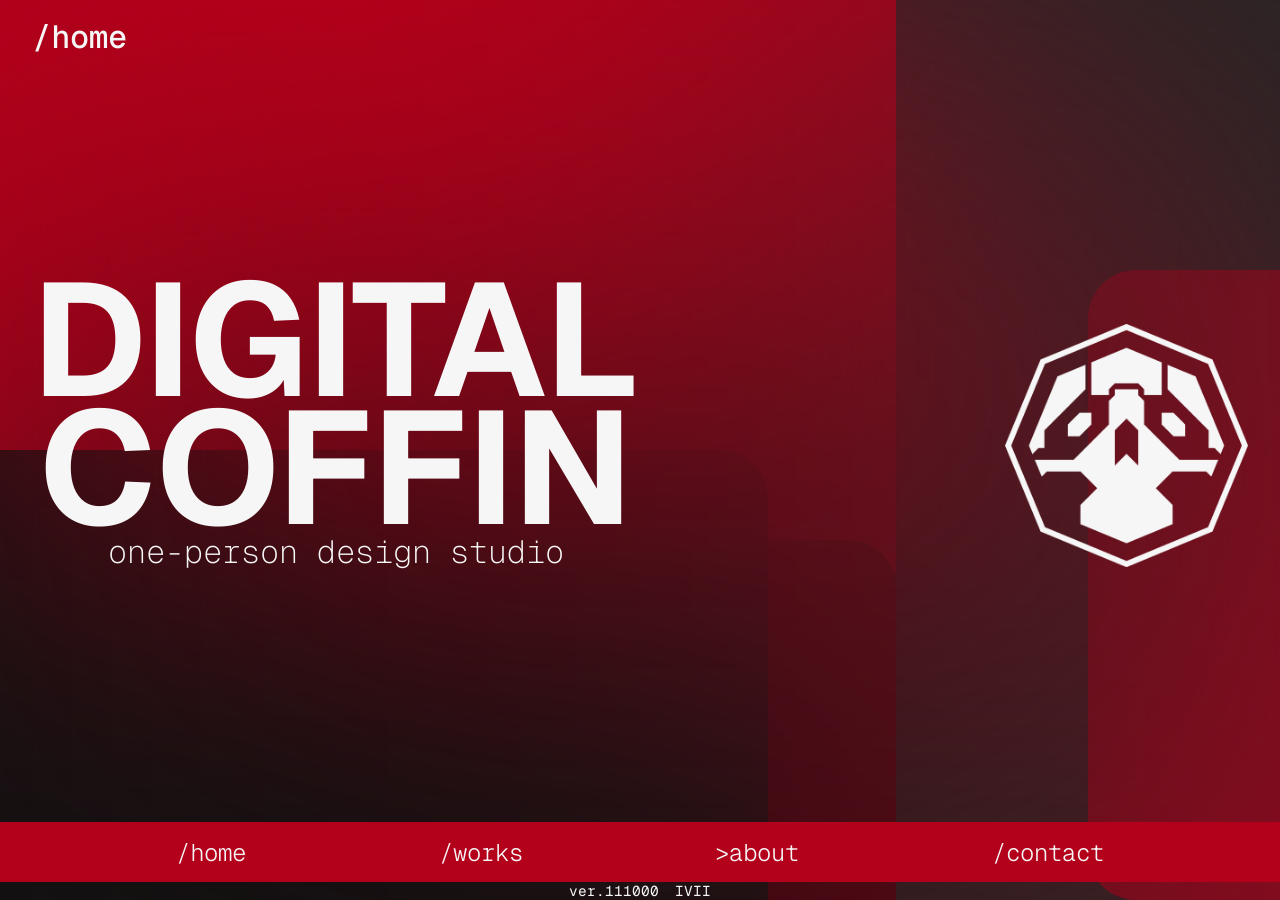
<file: index.html>
<!DOCTYPE html>
<html lang="ja">
    <head>
        <meta charset="utf-8">
        <meta name="viewport" content="width=device-width, initial-scale=1">
        <meta name="keywords" content="graphic, character, music, webdesign, グラフィック, キャラクター, ミュージック, ウェブデザイン">
        <meta name="author" content="DIGITALCOFFIN">
        <meta name="description" content="Portfolio of one-person studio DIGITALCOFFIN">
        <title>digitalc0ffin</title>
                    <script>
                 try {
                if (!sessionStorage.getItem("introPlayed")) {
                    document.documentElement.classList.add("intro");
                    sessionStorage.setItem("introPlayed", "1");
                }
            }  catch (e) {}
            </script>
        <link rel="stylesheet" href="../css/indexstyle.css">
        <link rel="preconnect" href="https://fonts.googleapis.com">
        <link rel="preconnect" href="https://fonts.gstatic.com" crossorigin>
        <link href="https://fonts.googleapis.com/css2?family=Geist+Mono:wght@100..900&family=Geist:wght@100..900&display=swap" rel="stylesheet">
        <link rel="preconnect" href="https://fonts.googleapis.com">
        <link rel="preconnect" href="https://fonts.gstatic.com" crossorigin>
        <link href="https://fonts.googleapis.com/css2?family=Geist+Mono:ital,wght@0,100..900;1,100..900&family=Geist:ital,wght@0,100..900;1,100..900&display=swap" rel="stylesheet">
    </head>
    <body id="mainbody">
        <!-- Background only -->
        <div class="bodycontainer" aria-hidden="true">
            <div></div>
            <div></div>
            <div></div>
            <div></div>
            <div></div>
        </div>

        <header>
            <div class="headerword">
                <p>/home</p>
            </div>
        </header>

        <main>
            <div class="bodymain">
                <div class="title">
                    <h1>DIGITAL<br>COFFIN</h1>
                    <h2 id="subtitle">one-person design studio</h2>
                </div>
                <div class="logo">
                    <img src="../media/digitalogo.png" alt="DIGITALCOFFIN Vector Logo">
                </div>
            </div>
        </main>
        <footer>
            <nav class="navbar">
                <a href="index.html">/home</a>
                <a href="html/works.html">/works</a>
                <div class="dropdown">
                    <button class="dropbtn" type="button">&gt;about</button>
                    <div class="dropcontent">
                        <a href="html/operator.html">/operator</a>
                        <a href="html/logs.html">/logs</a>
                    </div>
                </div>
                <a href="html/contact.html">/contact</a>
            </nav>
            <div class="extrainfo">
                <p><a href="https://www.youtube.com/watch?v=-3RCme2zZRY" target="_blank" rel="noopener">ver.111000</a></p>
                <p>IVII</p>
            </div>
        </footer>
    </body>
</html>
</file>
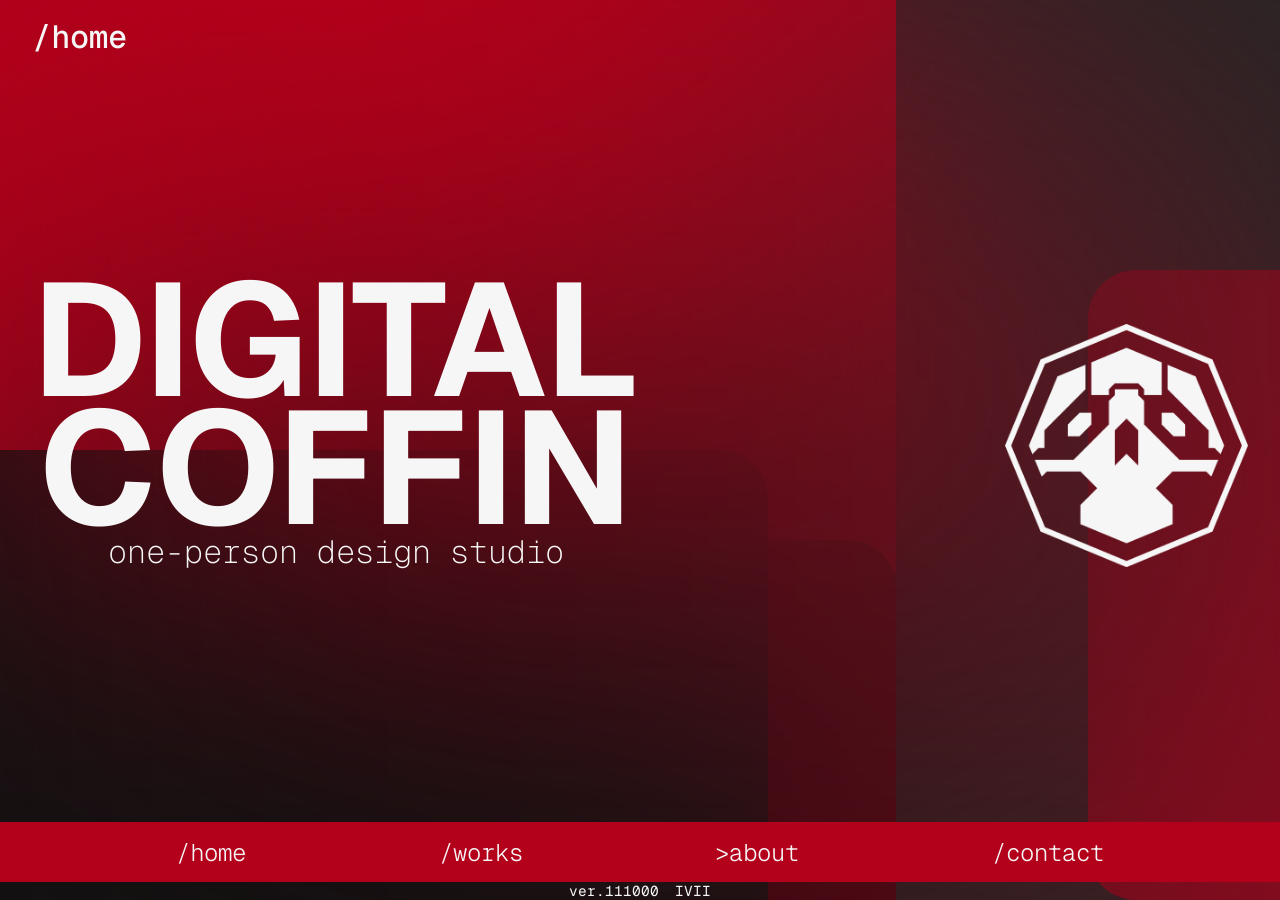
<file: html/index.html>
<!DOCTYPE html>
<html lang="ja">
    <head>
        <meta charset="utf-8">
        <meta name="viewport" content="width=device-width, initial-scale=1">
        <meta name="keywords" content="graphic, character, music, webdesign, グラフィック, キャラクター, ミュージック, ウェブデザイン">
        <meta name="author" content="DIGITALCOFFIN">
        <meta name="description" content="Portfolio of one-person studio DIGITALCOFFIN">
        <title>digitalc0ffin</title>
                    <script>
                 try {
                if (!sessionStorage.getItem("introPlayed")) {
                    document.documentElement.classList.add("intro");
                    sessionStorage.setItem("introPlayed", "1");
                }
            }  catch (e) {}
            </script>
        <link rel="stylesheet" href="../css/indexstyle.css">
        <link rel="preconnect" href="https://fonts.googleapis.com">
        <link rel="preconnect" href="https://fonts.gstatic.com" crossorigin>
        <link href="https://fonts.googleapis.com/css2?family=Geist+Mono:wght@100..900&family=Geist:wght@100..900&display=swap" rel="stylesheet">
        <link rel="preconnect" href="https://fonts.googleapis.com">
        <link rel="preconnect" href="https://fonts.gstatic.com" crossorigin>
        <link href="https://fonts.googleapis.com/css2?family=Geist+Mono:ital,wght@0,100..900;1,100..900&family=Geist:ital,wght@0,100..900;1,100..900&display=swap" rel="stylesheet">
    </head>
    <body id="mainbody">
        <!-- Background only -->
        <div class="bodycontainer" aria-hidden="true">
            <div></div>
            <div></div>
            <div></div>
            <div></div>
            <div></div>
        </div>

        <header>
            <div class="headerword">
                <p>/home</p>
            </div>
        </header>

        <main>
            <div class="bodymain">
                <div class="title">
                    <h1>DIGITAL<br>COFFIN</h1>
                    <h2 id="subtitle">one-person design studio</h2>
                </div>
                <div class="logo">
                    <img src="../media/digitalogo.png" alt="DIGITALCOFFIN Vector Logo">
                </div>
            </div>
        </main>
        <footer>
            <nav class="navbar">
                <a href="index.html">/home</a>
                <a href="works.html">/works</a>
                <div class="dropdown">
                    <button class="dropbtn" type="button">&gt;about</button>
                    <div class="dropcontent">
                        <a href="operator.html">/operator</a>
                        <a href="logs.html">/logs</a>
                    </div>
                </div>
                <a href="contact.html">/contact</a>
            </nav>
            <div class="extrainfo">
                <p><a href="https://www.youtube.com/watch?v=-3RCme2zZRY" target="_blank" rel="noopener">ver.111000</a></p>
                <p>IVII</p>
            </div>
        </footer>
    </body>
</html>
</file>
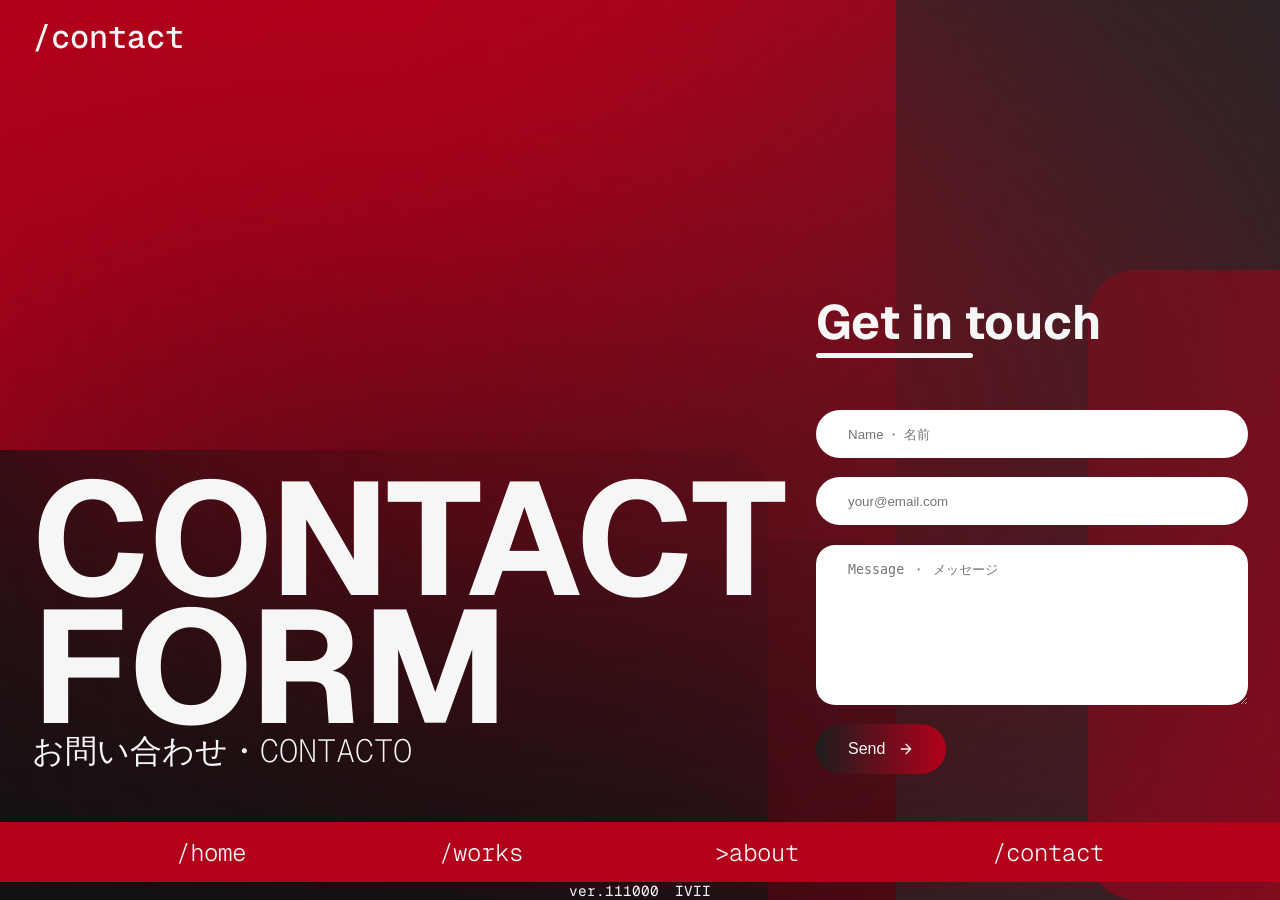
<file: html/contact.html>
<!DOCTYPE html>
<html lang="ja">
    <head>
        <meta charset="utf-8">
        <meta name="viewport" content="width=device-width, initial-scale=1">
        <meta name="keywords" content="graphic, character, music, webdesign, グラフィック, キャラクター, ミュージック, ウェブデザイン">
        <meta name="author" content="DIGITALCOFFIN">
        <meta name="description" content="Portfolio of one-person studio DIGITALCOFFIN">
        <title>digitalc0ffin</title>
                    <script>
                 try {
                if (!sessionStorage.getItem("introPlayed")) {
                    document.documentElement.classList.add("intro");
                    sessionStorage.setItem("introPlayed", "1");
                }
            }  catch (e) {}
            </script>
        <link rel="stylesheet" href="../css/indexstyle.css">
        <link rel="preconnect" href="https://fonts.googleapis.com">
        <link rel="preconnect" href="https://fonts.gstatic.com" crossorigin>
        <link href="https://fonts.googleapis.com/css2?family=Geist+Mono:wght@100..900&family=Geist:wght@100..900&display=swap" rel="stylesheet">
        <link rel="preconnect" href="https://fonts.googleapis.com">
        <link rel="preconnect" href="https://fonts.gstatic.com" crossorigin>
        <link href="https://fonts.googleapis.com/css2?family=Geist+Mono:ital,wght@0,100..900;1,100..900&family=Geist:ital,wght@0,100..900;1,100..900&display=swap" rel="stylesheet">
    </head>
    <body id="mainbody">
        <!-- Background only -->
        <div class="bodycontainer" aria-hidden="true">
            <div></div>
            <div></div>
            <div></div>
            <div></div>
            <div></div>
        </div>

        <header>
            <div class="headerword">
                <p>/contact</p>
            </div>
        </header>

        <main>
            <div class="bodycontact">
                <div class="contacttitle">
                    <h1>CONTACT<br>FORM</h1>
                    <h2 id="contsubtitle">お問い合わせ・CONTACTO</h2>
                </div>
                <div class="contact-container">
                    <form action="https://api.web3forms.com/submit" method="POST" class="contact-left">
                        <div class="contact-left-title">
                            <h2>Get in touch</h2>
                            <hr>
                        </div>
                        <input type="hidden" name="access_key" value="23dcca6d-5890-4e43-bad1-1e610c9e0a14">
                        <input type="name" name="name" placeholder="Name ・ 名前" class="contact-inputs" required>
                        <input type="email" name="email" placeholder="your@email.com" class="contact-inputs" required>
                        <textarea name="message" placeholder="Message ・ メッセージ" class="contact-inputs" required></textarea>
                        <button type="submit">Send <svg xmlns="http://www.w3.org/2000/svg" width="1em" height="1em" viewBox="0 0 24 24"><title>arrow-right</title><path fill="none" stroke="currentColor" stroke-linecap="round" stroke-linejoin="round" stroke-width="2" d="M5 12h14m-7-7l7 7l-7 7"/></svg></button>
                </div>
            </div>
        </main>

        <footer>
            <nav class="navbar">
                <a href="../index.html">/home</a>
                <a href="works.html">/works</a>
                <div class="dropdown">
                    <button class="dropbtn" type="button">&gt;about</button>
                    <div class="dropcontent">
                        <a href="operator.html">/operator</a>
                        <a href="logs.html">/logs</a>
                    </div>
                </div>
                <a href="contact.html">/contact</a>
            </nav>
            <div class="extrainfo">
                <p><a href="https://www.youtube.com/watch?v=-3RCme2zZRY" target="_blank" rel="noopener">ver.111000</a></p>
                <p>IVII</p>
            </div>
        </footer>
    </body>
</html>
</file>
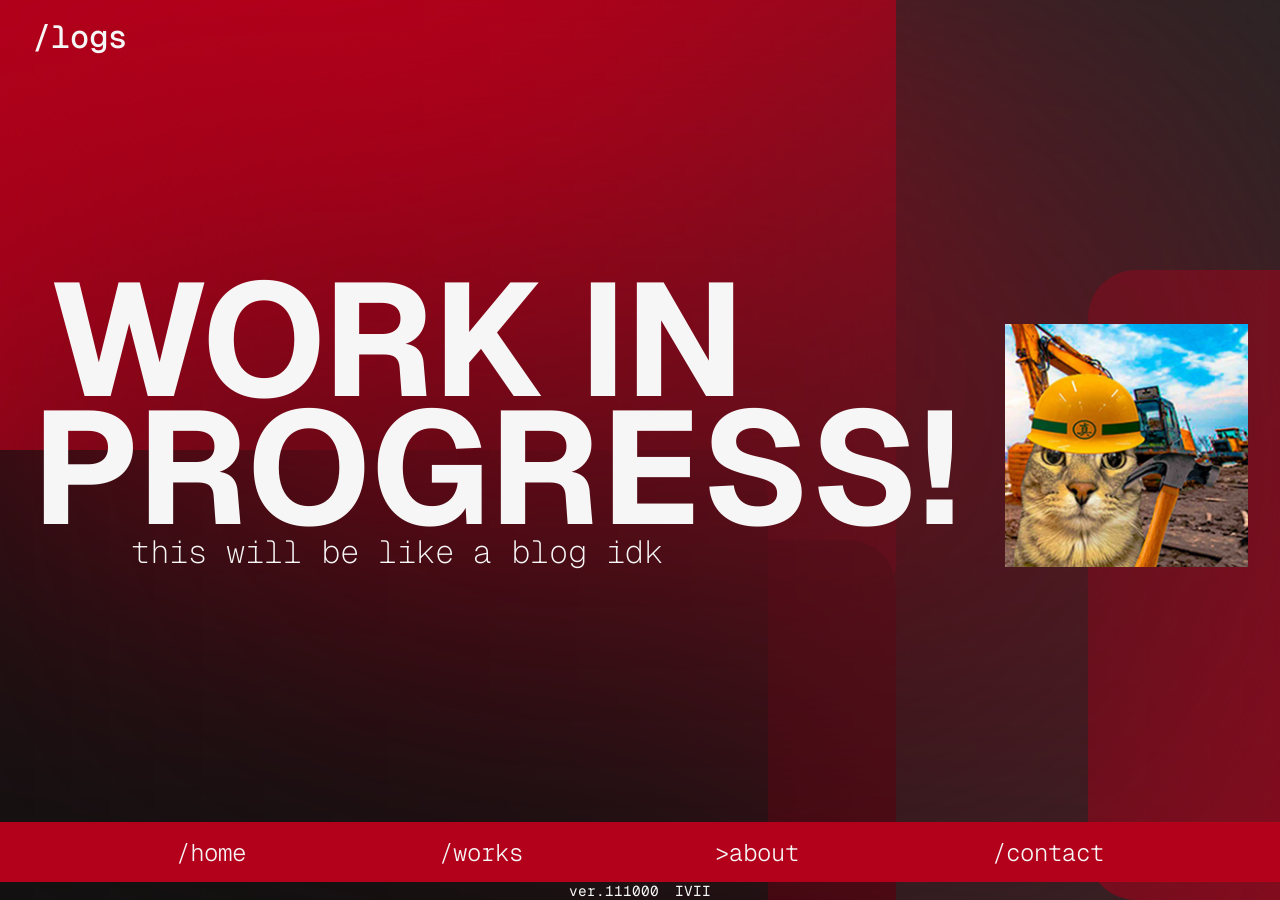
<file: html/logs.html>
<!DOCTYPE html>
<html lang="ja">
    <head>
        <meta charset="utf-8">
        <meta name="viewport" content="width=device-width, initial-scale=1">
        <meta name="keywords" content="graphic, character, music, webdesign, グラフィック, キャラクター, ミュージック, ウェブデザイン">
        <meta name="author" content="DIGITALCOFFIN">
        <meta name="description" content="Portfolio of one-person studio DIGITALCOFFIN">
        <title>digitalc0ffin</title>
                    <script>
                 try {
                if (!sessionStorage.getItem("introPlayed")) {
                    document.documentElement.classList.add("intro");
                    sessionStorage.setItem("introPlayed", "1");
                }
            }  catch (e) {}
            </script>
        <link rel="stylesheet" href="../css/indexstyle.css">
        <link rel="preconnect" href="https://fonts.googleapis.com">
        <link rel="preconnect" href="https://fonts.gstatic.com" crossorigin>
        <link href="https://fonts.googleapis.com/css2?family=Geist+Mono:wght@100..900&family=Geist:wght@100..900&display=swap" rel="stylesheet">
        <link rel="preconnect" href="https://fonts.googleapis.com">
        <link rel="preconnect" href="https://fonts.gstatic.com" crossorigin>
        <link href="https://fonts.googleapis.com/css2?family=Geist+Mono:ital,wght@0,100..900;1,100..900&family=Geist:ital,wght@0,100..900;1,100..900&display=swap" rel="stylesheet">
    </head>
    <body id="mainbody">
        <!-- Background only -->
        <div class="bodycontainer" aria-hidden="true">
            <div></div>
            <div></div>
            <div></div>
            <div></div>
            <div></div>
        </div>

        <header>
            <div class="headerword">
                <p>/logs</p>
            </div>
        </header>

        <main>
            <div class="bodymain">
                <div class="title">
                    <h1>WORK IN<br>PROGRESS!</h1>
                    <h2 id="subtitle">this will be like a blog idk</h2>
                </div>
                <div class="logo">
                    <img src="../media/ZAZUMYBELOVED.png" alt="ZAZU">
                </div>
            </div>
        </main>

        <footer>
            <nav class="navbar">
                <a href="../index.html">/home</a>
                <a href="works.html">/works</a>
                <div class="dropdown">
                    <button class="dropbtn" type="button">&gt;about</button>
                    <div class="dropcontent">
                        <a href="operator.html">/operator</a>
                        <a href="logs.html">/logs</a>
                    </div>
                </div>
                <a href="contact.html">/contact</a>
            </nav>
            <div class="extrainfo">
                <p><a href="https://www.youtube.com/watch?v=-3RCme2zZRY" target="_blank" rel="noopener">ver.111000</a></p>
                <p>IVII</p>
            </div>
        </footer>
    </body>
</html>
</file>
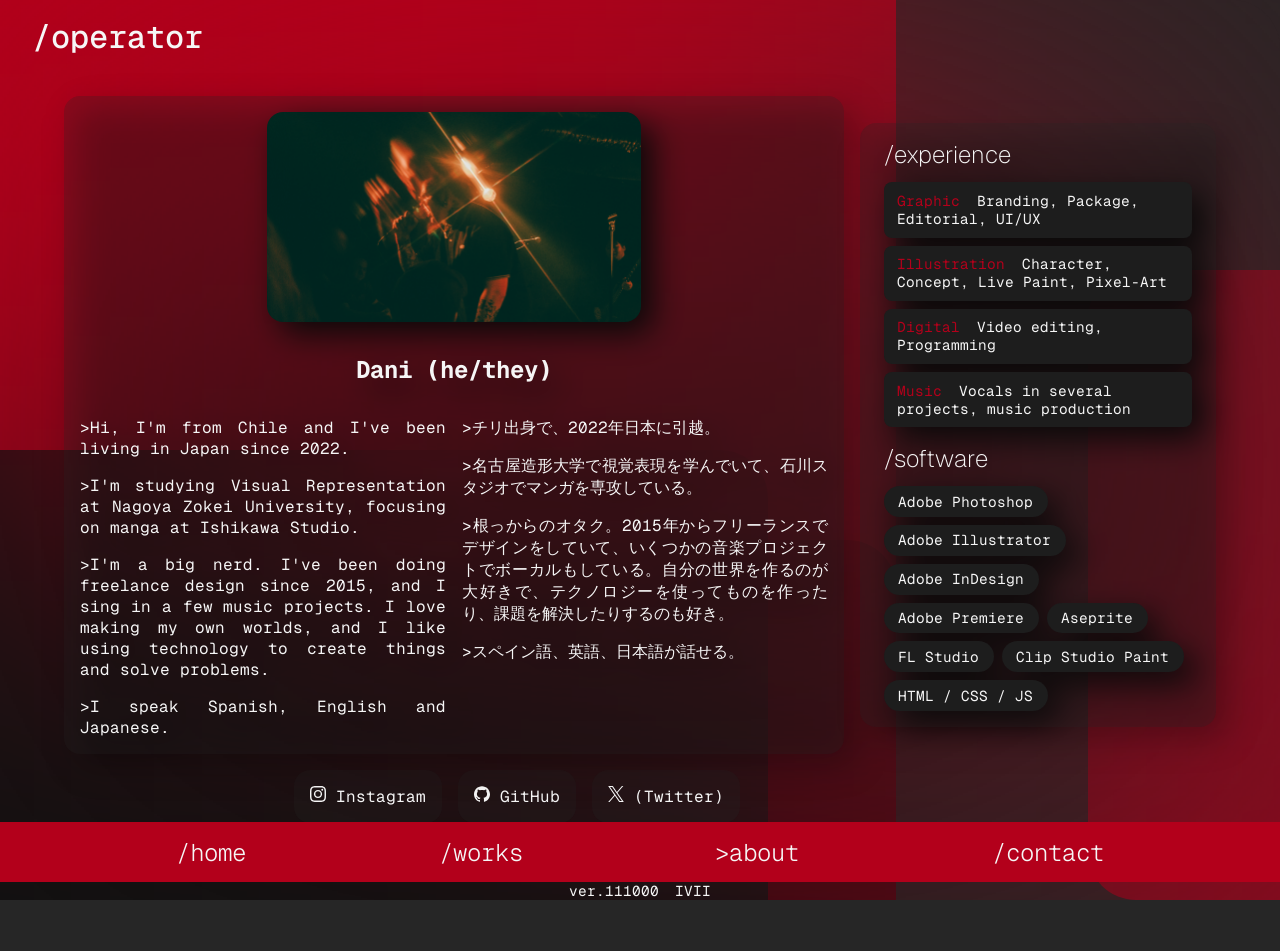
<file: html/operator.html>
<!DOCTYPE html>
<html lang="ja">
    <head>
        <meta charset="utf-8">
        <meta name="viewport" content="width=device-width, initial-scale=1">
        <meta name="keywords" content="graphic, character, music, webdesign, グラフィック, キャラクター, ミュージック, ウェブデザイン">
        <meta name="author" content="DIGITALCOFFIN">
        <meta name="description" content="Portfolio of one-person studio DIGITALCOFFIN">
        <title>digitalc0ffin</title>
            <script>
                 try {
                if (!sessionStorage.getItem("introPlayed")) {
                    document.documentElement.classList.add("intro");
                    sessionStorage.setItem("introPlayed", "1");
                }
            }  catch (e) {}
            </script>
        <link rel="stylesheet" href="../css/indexstyle.css">
        <link rel="preconnect" href="https://fonts.googleapis.com">
        <link rel="preconnect" href="https://fonts.gstatic.com" crossorigin>
        <link href="https://fonts.googleapis.com/css2?family=Geist+Mono:wght@100..900&family=Geist:wght@100..900&display=swap" rel="stylesheet">
        <link rel="preconnect" href="https://fonts.googleapis.com">
        <link rel="preconnect" href="https://fonts.gstatic.com" crossorigin>
        <link href="https://fonts.googleapis.com/css2?family=Geist+Mono:ital,wght@0,100..900;1,100..900&family=Geist:ital,wght@0,100..900;1,100..900&display=swap" rel="stylesheet">
    </head>
    <body id="mainbody" class="page-operator">
        <!-- Background only -->
        <div class="bodycontainer" aria-hidden="true">
            <div></div>
            <div></div>
            <div></div>
            <div></div>
            <div></div>
        </div>

        <header>
            <div class="headerword">
                <p>/operator</p>
            </div>
        </header>
        <main>
            <div class="bodymain bodymainop">
                <div class="profilerow">
                    <div id="mainprofile">
                        <img src="../media/CLPAPTII-75.jpg" alt="profile photo">
                        <h2>Dani (he/they) </h2>
                            <div class="bio">
                                <div class="biocol" lang="en">
                                    <p>&gt;Hi, I'm from Chile and I've been living in Japan since 2022.</p>
                                    <p>&gt;I'm studying Visual Representation at Nagoya Zokei University, focusing on manga at Ishikawa Studio.</p>
                                    <p>&gt;I'm a big nerd. I've been doing freelance design since 2015, and I sing in a few music projects. I love making my own worlds, and I like using technology to create things and solve problems.</p>
                                    <p>&gt;I speak Spanish, English and Japanese.</p>
                                </div>
                                <div class="biocol" lang="ja">
                                    <p>&gt;チリ出身で、2022年日本に引越。</p>
                                    <p>&gt;名古屋造形大学で視覚表現を学んでいて、石川スタジオでマンガを専攻している。</p>
                                    <p>&gt;根っからのオタク。2015年からフリーランスでデザインをしていて、いくつかの音楽プロジェクトでボーカルもしている。自分の世界を作るのが大好きで、テクノロジーを使ってものを作ったり、課題を解決したりするのも好き。</p>
                                    <p>&gt;スペイン語、英語、日本語が話せる。</p>
                                </div>
                            </div>
                    </div>
                    <aside id="skillsprofile">
                        <h3>/experience</h3>
                            <ul class="skilllist">
                                <li><span>Graphic</span> Branding, Package, Editorial, UI/UX</li>
                                <li><span>Illustration</span> Character, Concept, Live Paint, Pixel-Art</li>
                                <li><span>Digital</span> Video editing, Programming</li>
                                <li><span>Music</span> Vocals in several projects, music production</li>
                            </ul>
                            <h3>/software</h3>
                            <ul class="skilllist skilltags">
                                <li>Adobe Photoshop</li>
                                <li>Adobe Illustrator</li>
                                <li>Adobe InDesign</li>
                                <li>Adobe Premiere</li>
                                <li>Aseprite</li>
                                <li>FL Studio</li>
                                <li>Clip Studio Paint</li>
                                <li>HTML / CSS / JS</li>
                            </ul>
                    </aside>
                </div>
                <div class="socialscont">
                    <div class="socials">
                        <svg role="img" viewBox="0 0 24 24" xmlns="http://www.w3.org/2000/svg" fill="#F6F6F6" height="1rem" width="1rem">

                            <title>Instagram</title>
                                <path d="M7.0301.084c-1.2768.0602-2.1487.264-2.911.5634-.7888.3075-1.4575.72-2.1228 1.3877-.6652.6677-1.075 1.3368-1.3802 2.127-.2954.7638-.4956 1.6365-.552 2.914-.0564 1.2775-.0689 1.6882-.0626 4.947.0062 3.2586.0206 3.6671.0825 4.9473.061 1.2765.264 2.1482.5635 2.9107.308.7889.72 1.4573 1.388 2.1228.6679.6655 1.3365 1.0743 2.1285 1.38.7632.295 1.6361.4961 2.9134.552 1.2773.056 1.6884.069 4.9462.0627 3.2578-.0062 3.668-.0207 4.9478-.0814 1.28-.0607 2.147-.2652 2.9098-.5633.7889-.3086 1.4578-.72 2.1228-1.3881.665-.6682 1.0745-1.3378 1.3795-2.1284.2957-.7632.4966-1.636.552-2.9124.056-1.2809.0692-1.6898.063-4.948-.0063-3.2583-.021-3.6668-.0817-4.9465-.0607-1.2797-.264-2.1487-.5633-2.9117-.3084-.7889-.72-1.4568-1.3876-2.1228C21.2982 1.33 20.628.9208 19.8378.6165 19.074.321 18.2017.1197 16.9244.0645 15.6471.0093 15.236-.005 11.977.0014 8.718.0076 8.31.0215 7.0301.0839m.1402 21.6932c-1.17-.0509-1.8053-.2453-2.2287-.408-.5606-.216-.96-.4771-1.3819-.895-.422-.4178-.6811-.8186-.9-1.378-.1644-.4234-.3624-1.058-.4171-2.228-.0595-1.2645-.072-1.6442-.079-4.848-.007-3.2037.0053-3.583.0607-4.848.05-1.169.2456-1.805.408-2.2282.216-.5613.4762-.96.895-1.3816.4188-.4217.8184-.6814 1.3783-.9003.423-.1651 1.0575-.3614 2.227-.4171 1.2655-.06 1.6447-.072 4.848-.079 3.2033-.007 3.5835.005 4.8495.0608 1.169.0508 1.8053.2445 2.228.408.5608.216.96.4754 1.3816.895.4217.4194.6816.8176.9005 1.3787.1653.4217.3617 1.056.4169 2.2263.0602 1.2655.0739 1.645.0796 4.848.0058 3.203-.0055 3.5834-.061 4.848-.051 1.17-.245 1.8055-.408 2.2294-.216.5604-.4763.96-.8954 1.3814-.419.4215-.8181.6811-1.3783.9-.4224.1649-1.0577.3617-2.2262.4174-1.2656.0595-1.6448.072-4.8493.079-3.2045.007-3.5825-.006-4.848-.0608M16.953 5.5864A1.44 1.44 0 1 0 18.39 4.144a1.44 1.44 0 0 0-1.437 1.4424M5.8385 12.012c.0067 3.4032 2.7706 6.1557 6.173 6.1493 3.4026-.0065 6.157-2.7701 6.1506-6.1733-.0065-3.4032-2.771-6.1565-6.174-6.1498-3.403.0067-6.156 2.771-6.1496 6.1738M8 12.0077a4 4 0 1 1 4.008 3.9921A3.9996 3.9996 0 0 1 8 12.0077"/></svg>
                            <a href="https://www.instagram.com/xdigitalc0ffinx" target="_blank">Instagram</a>
                        </div>
                    <div class="socials">
                        <svg role="img" viewBox="0 0 24 24" xmlns="http://www.w3.org/2000/svg"fill="#F6F6F6" height="1rem" width="1rem"><title>GitHub</title>
                            <path d="M12 .297c-6.63 0-12 5.373-12 12 0 5.303 3.438 9.8 8.205 11.385.6.113.82-.258.82-.577 0-.285-.01-1.04-.015-2.04-3.338.724-4.042-1.61-4.042-1.61C4.422 18.07 3.633 17.7 3.633 17.7c-1.087-.744.084-.729.084-.729 1.205.084 1.838 1.236 1.838 1.236 1.07 1.835 2.809 1.305 3.495.998.108-.776.417-1.305.76-1.605-2.665-.3-5.466-1.332-5.466-5.93 0-1.31.465-2.38 1.235-3.22-.135-.303-.54-1.523.105-3.176 0 0 1.005-.322 3.3 1.23.96-.267 1.98-.399 3-.405 1.02.006 2.04.138 3 .405 2.28-1.552 3.285-1.23 3.285-1.23.645 1.653.24 2.873.12 3.176.765.84 1.23 1.91 1.23 3.22 0 4.61-2.805 5.625-5.475 5.92.42.36.81 1.096.81 2.22 0 1.606-.015 2.896-.015 3.286 0 .315.21.69.825.57C20.565 22.092 24 17.592 24 12.297c0-6.627-5.373-12-12-12"/></svg>
                        <a href="https://github.com/xdigitalc0ffinx" target="_blank">GitHub</a>
                    </div>
                    <div class="socials">
                        <svg role="img" viewBox="0 0 24 24" xmlns="http://www.w3.org/2000/svg" fill="#F6F6F6" height="1rem" width="1rem">
                            <title>X</title><path d="M14.234 10.162 22.977 0h-2.072l-7.591 8.824L7.251 0H.258l9.168 13.343L.258 24H2.33l8.016-9.318L16.749 24h6.993zm-2.837 3.299-.929-1.329L3.076 1.56h3.182l5.965 8.532.929 1.329 7.754 11.09h-3.182z"/></svg>
                        <a href="#">(Twitter)</a>
                    </div>
                </div>
            </div>
        </main>

        <footer>
            <nav class="navbar">
                <a href="../index.html">/home</a>
                <a href="works.html">/works</a>
                <div class="dropdown">
                    <button class="dropbtn" type="button">&gt;about</button>
                    <div class="dropcontent">
                        <a href="operator.html">/operator</a>
                        <a href="logs.html">/logs</a>
                    </div>
                </div>
                <a href="contact.html">/contact</a>
            </nav>
            <div class="extrainfo">
                <p><a href="https://www.youtube.com/watch?v=-3RCme2zZRY" target="_blank" rel="noopener">ver.111000</a></p>
                <p>IVII</p>
            </div>
        </footer>
    </body>
</html>
</file>
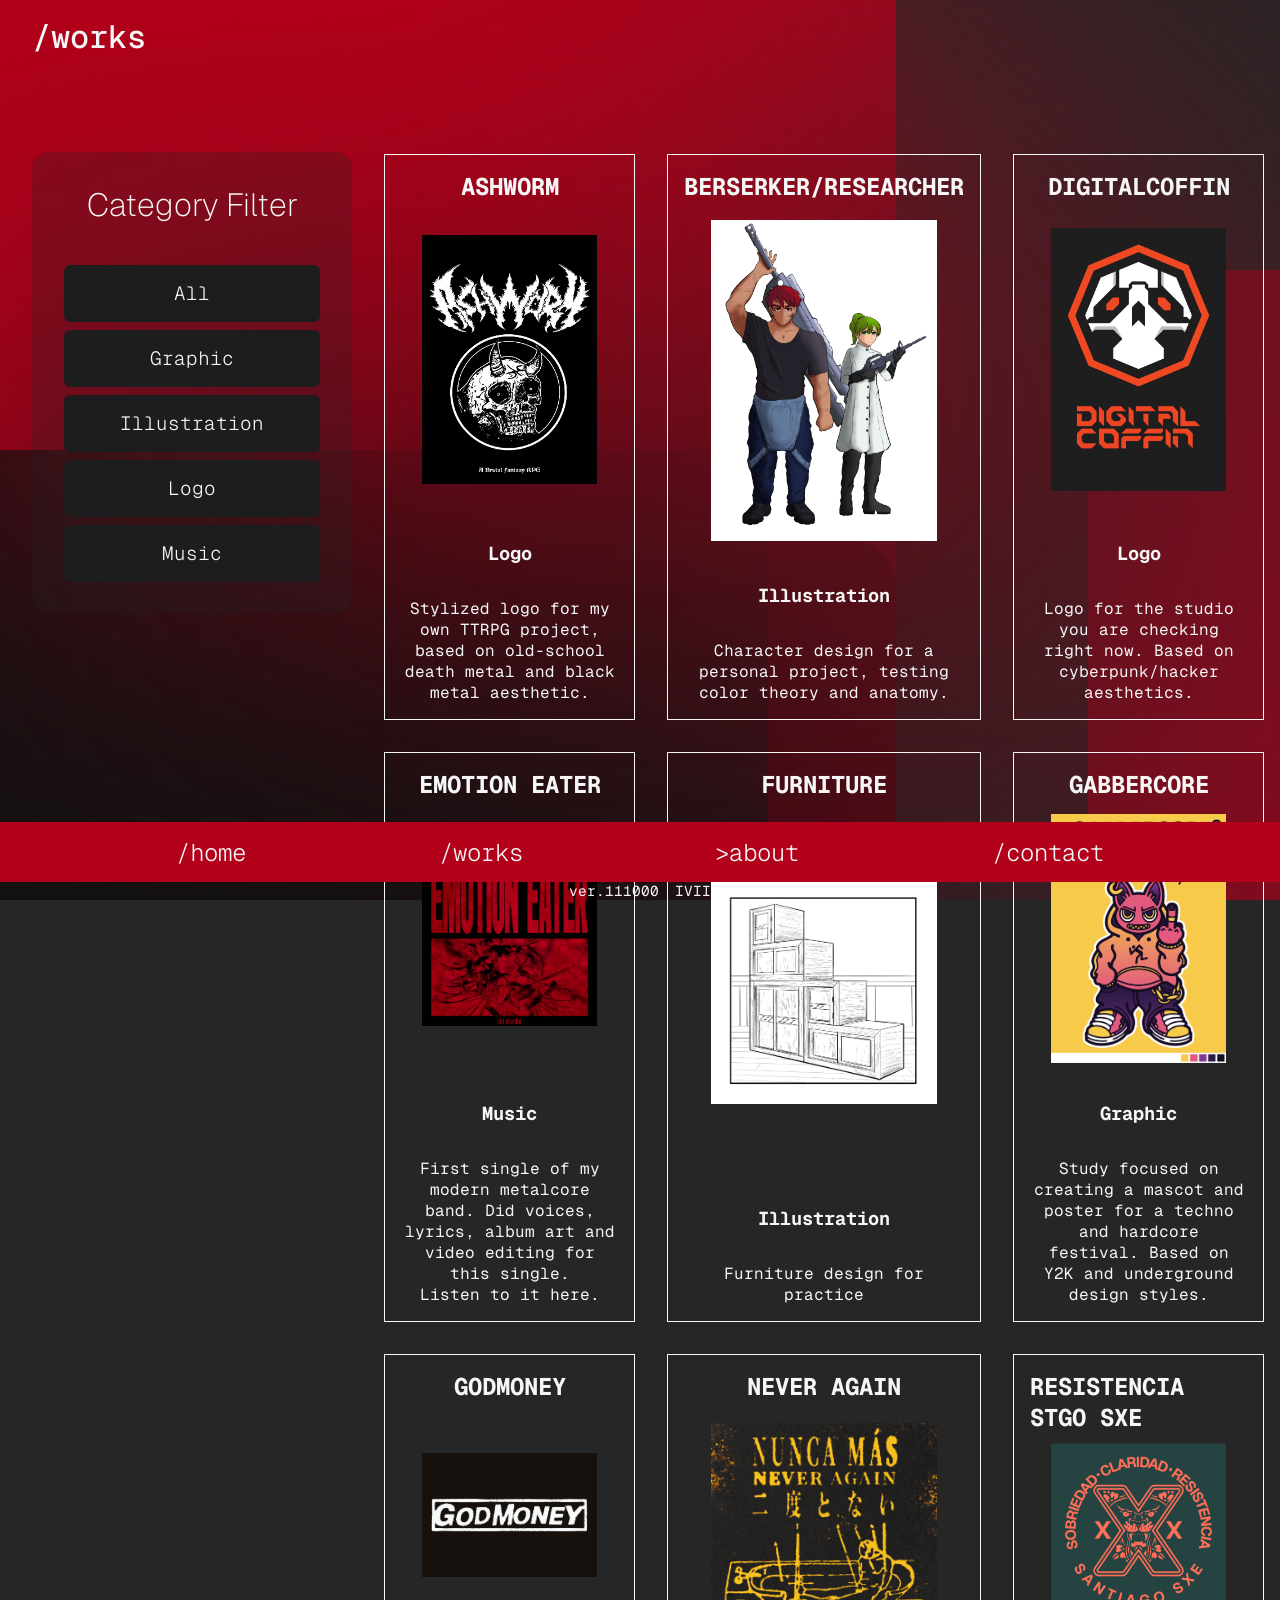
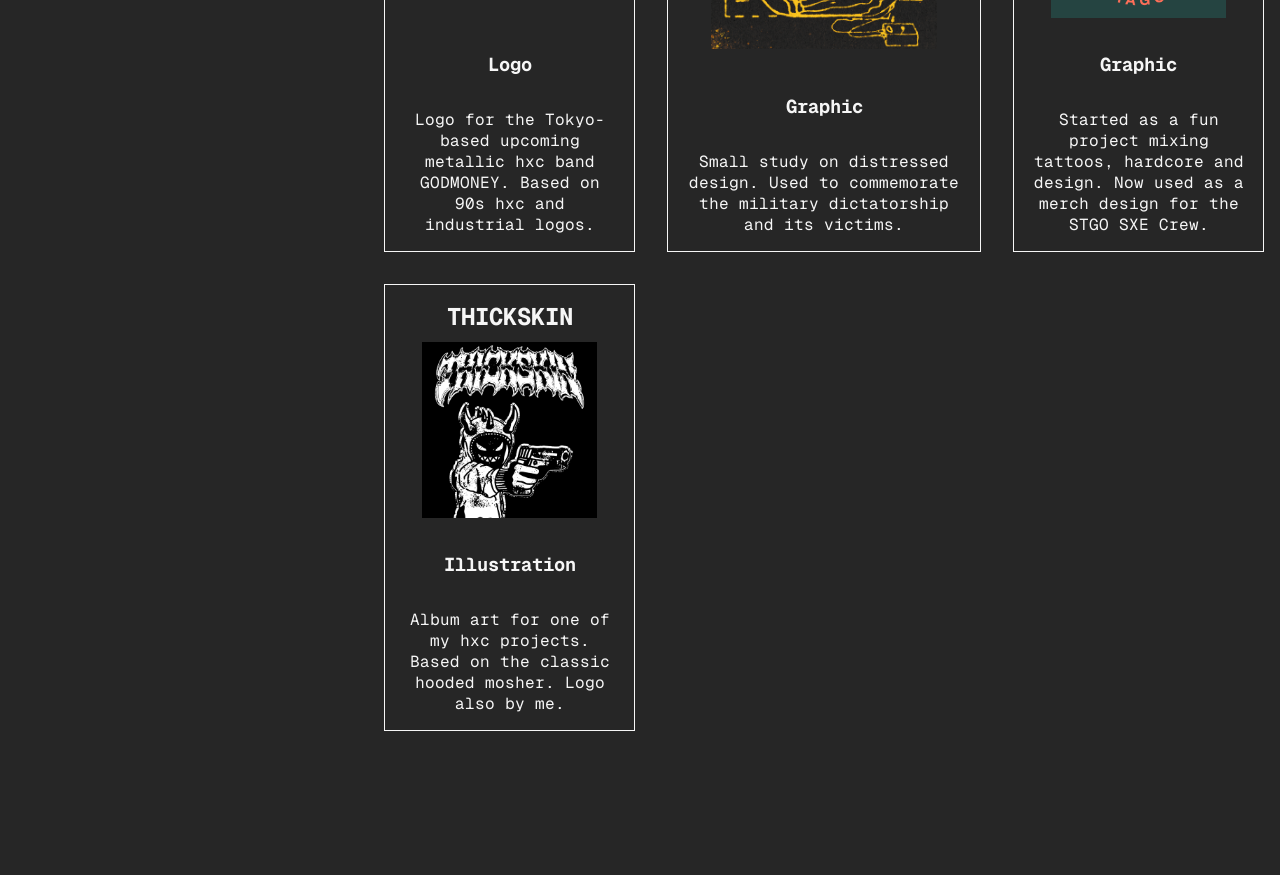
<file: html/works.html>
<!DOCTYPE html>
<html lang="ja">
    <head>
        <meta charset="utf-8">
        <meta name="viewport" content="width=device-width, initial-scale=1">
        <meta name="keywords" content="graphic, character, music, webdesign, グラフィック, キャラクター, ミュージック, ウェブデザイン">
        <meta name="author" content="DIGITALCOFFIN">
        <meta name="description" content="Portfolio of one-person studio DIGITALCOFFIN">
        <title>digitalc0ffin</title>
                            <script>
                 try {
                if (!sessionStorage.getItem("introPlayed")) {
                    document.documentElement.classList.add("intro");
                    sessionStorage.setItem("introPlayed", "1");
                }
            }  catch (e) {}
            </script>
        <link rel="stylesheet" href="../css/indexstyle.css">
        <link rel="preconnect" href="https://fonts.googleapis.com">
        <link rel="preconnect" href="https://fonts.gstatic.com" crossorigin>
        <link href="https://fonts.googleapis.com/css2?family=Geist+Mono:wght@100..900&family=Geist:wght@100..900&display=swap" rel="stylesheet">
        <link rel="preconnect" href="https://fonts.googleapis.com">
        <link rel="preconnect" href="https://fonts.gstatic.com" crossorigin>
        <link href="https://fonts.googleapis.com/css2?family=Geist+Mono:ital,wght@0,100..900;1,100..900&family=Geist:ital,wght@0,100..900;1,100..900&display=swap" rel="stylesheet">
        <script src="../js/filter.js" defer></script>
    </head>
    <body id="mainbody">
        <!-- Background only -->
        <div class="bodycontainer" aria-hidden="true">
            <div></div>
            <div></div>
            <div></div>
            <div></div>
            <div></div>
        </div>

        <header>
            <div class="headerword">
                <p>/works</p>
            </div>
        </header>

        <main>
            <div class="bodymain bodymainwrks">
                <div class="filtercontainer">
                    <div class="sidebar">
                        <div class="filter">
                            <h3>Category Filter</h3>
                            <div id="fltrbtn"></div>
                        </div>
                    </div>
                    <div class="contents">
                        <div class="cntheader">
                        </div>
                        <div id="root"></div>
                    </div>
                </div>
            </div>
        </main>

        <footer>
            <nav class="navbar">
                <a href="../index.html">/home</a>
                <a href="works.html">/works</a>
                <div class="dropdown">
                    <button class="dropbtn" type="button">&gt;about</button>
                    <div class="dropcontent">
                        <a href="operator.html">/operator</a>
                        <a href="logs.html">/logs</a>
                    </div>
                </div>
                <a href="contact.html">/contact</a>
            </nav>
            <div class="extrainfo">
                <p><a href="https://www.youtube.com/watch?v=-3RCme2zZRY" target="_blank" rel="noopener">ver.111000</a></p>
                <p>IVII</p>
            </div>
        </footer>
    </body>
</html>
</file>
<file: css/indexstyle.css>
* {
    margin: 0;
    padding: 0;
}

/* Links Style start */
a:link,
a:visited {
    color: #F6F6F6;
    text-decoration: none;
}

a:hover {
    color: #F6F6F6;
    text-decoration: underline;
}
/* Links Style end */

html,
body {
    min-height: 100%;
    overflow-x: hidden;
}

#mainbody {
    font-family: "Geist Mono", monospace;
    color: #F6F6F6;
    background-color: #262626;
}

/* Background Animation start */
.bodycontainer {
    position: fixed;
    inset: 0;
    z-index: -1;        /* sits behind all page content */
    overflow: hidden;   /* clips blobs so no scrollbars appear */
}

.bodycontainer > div {
    position: absolute;
    border-radius: 3rem;
    animation: gradient 4s infinite;
}

@keyframes gradient {
    50% {
        transform: scale(1.3) translate(100px);
    }
}

.bodycontainer > div:nth-child(1) {
    height: 100%;
    width: 100%;
    background-color: #262626;
}

.bodycontainer > div:nth-child(2) {
    height: 80%;
    width: 70%;
    background-color: #B3001B;
    top: -12%;
    animation-delay: 2s;
}

.bodycontainer > div:nth-child(3) {
    height: 50%;
    width: 75%;
    background-color: #55010e;
    bottom: -10%;
    left: -5%;
    animation-delay: 1s;
}

.bodycontainer > div:nth-child(4) {
    height: 65%;
    width: 80%;
    background-color: #111111;
    bottom: -15%;
    left: -20%;
    animation-delay: 3s;
}

.bodycontainer > div:nth-child(5) {
    height: 70%;
    width: 65%;
    background-color: #8b0a1e;
    bottom: 0;
    right: -50%;
    animation-delay: 1s;
}

.bodycontainer::after {
    content: '';
    position: absolute;
    inset: 0;
    backdrop-filter: blur(200px);
    pointer-events: none;
}
/* Background Animation end */

/*Keyframes*/
@keyframes fade-down{
    0%{
        opacity: 0;
        transform: translateY(-30px) scale(0.9);
    }
    100%{
        opacity: 1;
        transform: translateY(0) scale(1);
    }
}

@keyframes fade-up{
    0%{
        opacity: 0;
        transform: translateY(30px) scale(0.9);
    }
    100%{
        opacity: 1;
        transform: translateY(0) scale(1);
    }
}

@keyframes fadecenter{
    0%{
        opacity: 0;
    }
    100%{
        opacity: 1;
    }
}

@keyframes scrollfade{
    from {
        opacity: 0;
        scale: 0.5;
    }
    to {
        opacity: 1;
        scale: 1;
    }
}
/* Page content start*/
header, main {
    position: relative;
    z-index: 1;
}

header {
    padding: 1rem 2.5%;
}

main {
    padding-bottom: 7rem;
}



.headerword {
    font-size: 2rem;
    width: fit-content;
    font-weight: 500;
    animation: fade-down 0.5s 0.4s backwards;
    position: fixed;
}

.bodymain {
    width: 95%;
    display: flex;
    justify-content: space-between;
    margin: 0 auto;
    align-items: flex-end;
    min-height: 60vh;
}

.title {
    font-size: 5rem;
    font-weight: bold;
    text-align: center;
    animation: fade-up 0.5s;
    max-width: 60%;
}

.title h1 {
    font-family: Geist;
    line-height: 0.8;
}
.title #subtitle {
    font-size: 2rem;
    font-weight: 200;
    animation: fade-up 0.5s 0.2s backwards;

}

.logo {
    width: 20%;
}

.logo img {
    max-width: 100%;
    height: auto;
    animation: fade-up 0.5s 0.2s backwards;
}

/* Footer */
footer {
    position: fixed;
    left: 0;
    bottom: 0;
    width: 100%;
    z-index: 2;
}

/* Navigation Bar start */
.navbar {
    background-color: #B3001B;
    display: flex;
    justify-content: space-evenly;
    font-size: 1.5rem;
    text-align: center;
    font-weight: 300;
}
.navbar a {
    text-align: center;
    padding: 0.9rem 1rem;
}

.navbar a:hover {
    background-color: #55010e;
}

.dropdown {
    position: relative;
}

.dropdown .dropbtn {
    font-size: 1.5rem;
    border: none;
    outline: none;
    background-color: inherit;
    color: inherit;
    font-family: inherit;
    padding: 0.9rem 1rem;
    font-weight: 300;
    cursor: pointer;
}

.dropdown:hover {
    background-color: #55010e;
}

.dropcontent {
    display: none;
    position: absolute;
    left: 0;
    bottom: 100%;
    min-width: 160px;
    background-color: #1d1d1d;
    box-shadow: 0 8px 16px rgba(0, 0, 0, 0.2);
    z-index: 3;
}

.dropcontent a {
    display: block;
    color: #F6F6F6;
    padding: 12px 16px;
    text-align: left;
    font-size: 1rem;
}

.dropcontent a:hover {
    background-color: #111111;
    color: #B3001B;
    text-decoration: underline;
}

.dropdown:hover .dropcontent,
.dropdown:focus-within .dropcontent {
    display: block;
}

.extrainfo {
    display: flex;
    justify-content: center;
    column-gap: 1rem;
    font-size: 0.9rem;
}
/* Navigation Bar end */

.intro .navbar {
    animation: fadecenter 0.5s 0.6s backwards;
}

/*Operator Starts*/

.bodymainop {
    width: 90%;
    display: flex;
    flex-direction: column;
    align-items: center;
    column-gap: 2rem;
    padding: 1rem;
    gap: 1rem;
}

.page-operator main{
    padding-top: 3rem;
}


#mainprofile {
    background-color: color-mix(in srgb, #262626 25%,transparent);
    height: 80%;
    width: 80%;
    box-sizing: border-box;
    height: auto;
    display: flex;
    flex-direction: column;
    align-items: center;
    gap: 2rem;
    padding: 1rem;
    border-radius: 1rem;
    filter: drop-shadow(.75em .75em 1em black);
    animation: fade-up 0.5s;
}

#mainprofile img {
    width: 50%;
    height: auto;
    border-radius: 1rem;

}

#mainprofile p {
    width: 100%;
    max-width: 30rem;
    text-align: justify;
    hyphens: auto;
}

.bio {
    width: 100%;
    display: flex;
    flex-wrap: wrap;
    gap: 1rem;
    animation: fade-up 0.5s 0.2s backwards;
}

.biocol {
    flex: 1 1 18rem;
    display: flex;
    flex-direction: column;
    gap: 1rem;
}

.biocol p {
    text-align: justify;
    hyphens: auto;
}

.biocol [lang="ja"] p {
    line-height: 1.8;
}

#bandprofile {
    width: 100%;
    align-content: center;
}



.bandbio {
    width: 100%;
    display: flex;
    flex-wrap: wrap;
    gap: 1rem;
    justify-content: center;
}

.bandcol {
    flex: 1 1 14rem;           
    display: flex;
    flex-direction: column;
    gap: 1rem;
}

.socialscont {
    width: 60%;
    display: flex;
    flex-wrap: wrap;
    justify-content: left;
    text-align: center;
    animation: fade-down 0.5s 0.2s backwards;
    gap: 1rem;
}

.socials{
    background-color: color-mix(in srgb, #262626 25%,transparent);
    padding: 1rem;
    border-radius: 1rem;

}

.profilerow {
    width: 100%;
    display: flex;
    flex-wrap: wrap;
    gap: 1rem;
    align-items: center;
    justify-content: center;
}

.profilerow #mainprofile {
    width: auto;
    flex: 3 1 30rem;
}

#skillsprofile {
    flex: 1 1 16rem;
    box-sizing: border-box;
    background-color: color-mix(in srgb, #262626 25%, transparent);
    padding: 1rem 1.5rem;
    border-radius: 1rem;
    filter: drop-shadow(.75em .75em 1em black);
    animation: fade-up 0.5s 0.1s backwards;
}

#skillsprofile h3 {
    font-family: Geist;
    font-weight: 200;
    font-size: 1.5rem;
    margin: 1rem 0 0.75rem;
}

#skillsprofile h3:first-child {
    margin-top: 0;
}

.skilllist {
    list-style: none;
    display: flex;
    flex-direction: column;
    gap: 0.5rem;
}

.skilllist li {
    background-color: #1d1d1d;
    padding: 0.6rem 0.8rem;
    border-radius: 0.5rem;
    font-size: 0.9rem;
}

.skilllist li span {
    color: #B3001B;
    margin-right: 0.5rem;
}

.skilltags {
    flex-direction: row;
    flex-wrap: wrap;
}

.skilltags li {
    border-radius: 2rem;
    padding: 0.4rem 0.9rem;
}
/*Works Start*/

.bodymain.bodymainwrks{
    width: auto;
    margin: 0 1rem 0 calc(25% + 4rem);
    align-items: flex-start;
}
.filtercontainer {
    display: flex;

}

.sidebar {
    position: fixed;
    top: 9.5rem;
    left: 2rem;
    width: 25%;
    height: auto;
    max-height: calc(100vh - 4.5rem - 5.5 rem);
    box-sizing: border-box;
    padding: 2rem 0;
    overflow-y: auto;
    background-color: color-mix(in srgb, #262626 25%, transparent);
    border-radius: 1rem;
    animation: fade-up 0.5s 0.2s backwards;
}

.sidebar h3 {
    color: #F6F6F6;
}

.filter{
    margin-top: 0;
}

.filter h3 {
    margin-bottom: 2.5rem;
    font-family: Geist;
    font-size: 2rem;
    font-weight: 200;
    text-align: center;
}

.contents{
    width: 100%;
    position: static;
}

.cntheader {
    display: flex;
    align-items: center;
    justify-content: center;
    height: 10vh;
}

.cntheader p {
    font-size: 2rem;
}

.fil-p{
    padding: 1rem;
    background-color: #1d1d1d;
    cursor: pointer;
    color: #F6F6F6;
    font-size: 1.2rem;
    text-align: center;
    width: 80%;
    min-width: fit-content;
    font-weight: 300;
    font-family: Geist Mono;
    font-size: clamp(0.9rem, 1.2vw,);
}

.fil-p:hover{
    color: #B3001B;
    background-color: #111111;
}

#fltrbtn {
    display: flex;
    flex-direction: column;
    align-items: center;
    gap: 0.5rem;

}

button{
    width: 100%;
    position: relative;
    border: none;
    border-radius: 0.4rem;
    background-color: #aaa;
    cursor: pointer;
    color: white;
}

#root{
    width: 100%;
    box-sizing: border-box;
    display: grid;
    grid-template-columns: repeat(3, 1fr) ;
    grid-gap: 2rem;
    padding: 2rem 0;
}

.box{
    display: flex;
    flex-direction: column;
    align-items: center;
    justify-content: space-between;
    border: 0.1rem solid #F6F6F6;
    padding: 1rem;
    animation: fade-up 0.5s 0.4s backwards;
}

.box h3{
    margin-bottom: 1.5rem;
}

.img-box {
    width: 100%;
    height: auto;
    display: flex;
    align-items: center;
    justify-content: center;
}

.images{
    max-height: 90%;
    max-width: 90%;
    object-fit: cover;
    object-position: center;
}

.bottom{
    margin-top: 1.5rem;
    width: 100%;
    text-align: center;
    display: flex;
    flex-direction: column;
    align-items: center;
    justify-content: space-between;
    min-height: 70px;
    gap: 0.5rem;
}

/*Contact Starts*/

.bodycontact{
     width: 95%;
     display: flex;
     justify-content: space-between;
     margin: 0 auto;
     align-items: flex-end;
     min-height: 60vh;
}

.contacttitle{
    font-size: 5rem;
    font-weight: bold;
    text-align: left;
    animation: fade-up 0.5s;
    max-width: 60%;
}

.contacttitle h1 {
    font-family: Geist;
    line-height: 0.8;
}
.contacttitle #contsubtitle {
    font-size: 2rem;
    font-weight: 200;
    animation: fade-up 0.5s 0.2s backwards;

}

.contact-container{
    display: flex;
    align-items: center;
    justify-content: space-evenly;
    min-height: 60vh;
    animation: fade-up 0.5s 0.4s backwards;
}

.contact-left{
    display: flex;
    flex-direction: column;
    align-items: start;
    gap: 1.2rem;
    padding-top: 60%;
}

.contact-left-title{
font-weight: 600;
font-size: 2rem;
font-family: Geist;
margin-bottom: 0.25rem;
}

.contact-left-title hr{
    border: none;
    width: 9.8rem;
    height: 5px;
    background-color: #F6F6F6;
    border-radius: 0.8rem;
    margin-bottom: 1.8rem;
}

 .contact-inputs{
     width: 25rem;
     height: 3rem;
     border: none;
     outline: none;
     padding-left: 2rem;
     border-radius: 3rem;
     color: #1d1d1d;
     font-weight: 500;
}

.contact-left textarea{
    height: 9rem;
    padding-top: 1rem;
    border-radius: 1.2rem;
}

.contact-inputs::placeholder{
    color: dimgraySS;
}

.contact-left button{
    display: flex;
    align-items: center;
    padding: 1rem 2rem;
    font-size: 1rem;
    color: #f6f6f6;
    gap: 0.8rem;
    border: none;
    border-radius: 4rem;
    background: linear-gradient(270deg, #B3001B, #1d1d1d);
    cursor: pointer;
    width: auto
    ;
}
</file>
